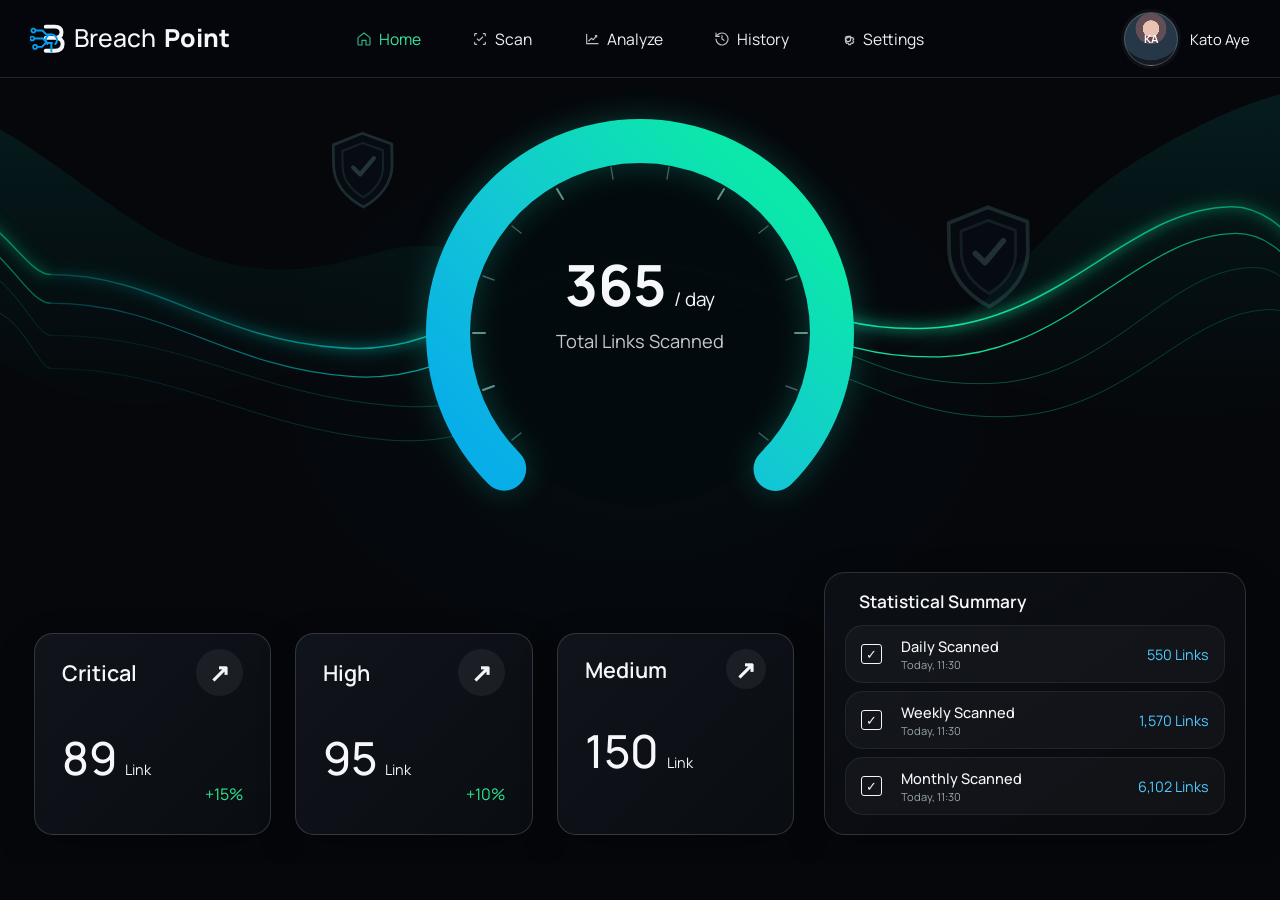
<file: index.html>
<html>
  <head>
    <meta charset="UTF-8" />
    <meta name="viewport" content="width=device-width, initial-scale=1.0" />
    <meta name="theme-color" content="#05070b" />
    <title>BreachPoint | Security Dashboard</title>
    <link rel="preconnect" href="https://fonts.googleapis.com" />
    <link rel="preconnect" href="https://fonts.gstatic.com" crossorigin />
    <link href="https://fonts.googleapis.com/css2?family=Manrope:wght@400;500;600;700;800&display=swap" rel="stylesheet" />
    <link rel="stylesheet" href="CSS/styles.css" />
  </head>
  <body>
    <header class="topbar">
      <a class="brand" href="index.html#home" aria-label="BreachPoint home"><img class="brand-icon" src="breachpoint-mark.svg" alt="" /><span>Breach</span><strong>Point</strong></a>
      <nav class="main-nav" aria-label="Main navigation">
        <a class="active" href="index.html#home"><svg class="nav-icon" viewBox="0 0 24 24" aria-hidden="true"><path d="m3 10 9-7 9 7v10a1 1 0 0 1-1 1h-5v-7H9v7H4a1 1 0 0 1-1-1z" /></svg>Home</a>
        <a href="scan.html"><svg class="nav-icon" viewBox="0 0 24 24" aria-hidden="true"><path d="M4 7V5a1 1 0 0 1 1-1h2m10 0h2a1 1 0 0 1 1 1v2M20 17v2a1 1 0 0 1-1 1h-2m-10 0H5a1 1 0 0 1-1-1v-2" /><path d="m8 12 2.5 2.5L16 9" /></svg>Scan</a>
        <a href="analysis.html"><svg class="nav-icon" viewBox="0 0 24 24" aria-hidden="true"><path d="M4 19V5m0 14h17" /><path d="m7 15 4-4 3 2 5-6" /><path d="M17 7h2v2" /></svg>Analyze</a>
        <a href="history.html"><svg class="nav-icon" viewBox="0 0 24 24" aria-hidden="true"><path d="M3 12a9 9 0 1 0 2.6-6.4L3 8" /><path d="M3 3v5h5m4-1v5l3 2" /></svg>History</a>
        <a href="settings.html"><svg class="nav-icon" viewBox="0 0 24 24" aria-hidden="true"><path d="M12 8a4 4 0 1 0 0 8 4 4 0 0 0 0-8Z" /><path d="m19.4 15 .1.1 1.1.9-1.5 2.6-1.4-.6a8 8 0 0 1-1.5.9l-.2 1.5h-3l-.3-1.5a8 8 0 0 1-1.5-.9l-1.4.6-1.5-2.6 1.1-.9a7 7 0 0 1 0-1.8l-1.1-.9 1.5-2.6 1.4.6a8 8 0 0 1 1.5-.9l.3-1.5h3l.2 1.5a8 8 0 0 1 1.5.9l1.4-.6 1.5 2.6-1.1.9a7 7 0 0 1-.1 1.8Z" /></svg>Settings</a>
      </nav>
      <button class="profile" type="button" data-profile-control aria-label="Open Kato Aye profile">
        <span class="avatar" aria-hidden="true"><span data-profile-initials>KA</span><img data-profile-avatar-image alt="" hidden /></span>
        <span data-profile-name>Kato Aye</span>
      </button>
    </header>

    <main id="home" class="dashboard">
      <img class="wave-art" src="CSS/wave-background.svg" alt="" aria-hidden="true" />
      <section class="scan-visual" aria-label="Daily link scan total">
        <svg class="gauge" viewBox="0 0 434 434" aria-hidden="true">
          <defs>
            <linearGradient id="gauge-gradient" x1="0%" y1="50%" x2="100%" y2="50%">
              <stop offset="0" stop-color="#0be8aa" />
              <stop offset="52%" stop-color="#13c7d4" />
              <stop offset="100%" stop-color="#08aee8" />
            </linearGradient>
          </defs>
          <circle class="gauge-progress" cx="217" cy="217" r="192" />
          <g class="gauge-ticks" aria-hidden="true">
            <path class="gauge-tick-minor" d="M98 317 89 324 M71 164 60 160 M98 117 89 110 M190 63 188 51 M244 63 246 51 M336 117 345 110 M363 164 374 160 M363 270 374 274 M336 317 345 324" />
            <path class="gauge-tick-major" d="M71 270 60 274 M62 217 50 217 M140 83 134 73 M295 83 301 73 M372 217 384 217" />
          </g>
        </svg>
        <div class="gauge-value"><strong>365</strong><span>/ day</span></div>
        <p class="gauge-caption">Total Links Scanned</p>
      </section>

      <div class="dashboard-grid">
        <section class="risk-grid" aria-label="Threat levels">
          <article class="risk-card critical">
            <div class="risk-heading"><h2>Critical</h2><span class="trend-icon" aria-hidden="true">↗</span></div>
            <div class="risk-value"><strong>89</strong><span>Link</span></div>
            <span class="risk-change">+15%</span>
          </article>
          <article class="risk-card high">
            <div class="risk-heading"><h2>High</h2><span class="trend-icon" aria-hidden="true">↗</span></div>
            <div class="risk-value"><strong>95</strong><span>Link</span></div>
            <span class="risk-change">+10%</span>
          </article>
          <article class="risk-card medium">
            <div class="risk-heading"><h2>Medium</h2><span class="trend-icon" aria-hidden="true">↗</span></div>
            <div class="risk-value"><strong>150</strong><span>Link</span></div>
          </article>
        </section>

        <section class="summary-panel" aria-labelledby="summary-title">
          <h2 id="summary-title">Statistical Summary</h2>
          <div class="summary-list">
            <article class="summary-item">
              <span class="calendar-icon" aria-hidden="true">✓</span>
              <div class="summary-copy"><strong>Daily Scanned</strong><small>Today, 11:30</small></div>
              <span class="summary-total">550 Links</span>
            </article>
            <article class="summary-item">
              <span class="calendar-icon" aria-hidden="true">✓</span>
              <div class="summary-copy"><strong>Weekly Scanned</strong><small>Today, 11:30</small></div>
              <span class="summary-total">1,570 Links</span>
            </article>
            <article class="summary-item">
              <span class="calendar-icon" aria-hidden="true">✓</span>
              <div class="summary-copy"><strong>Monthly Scanned</strong><small>Today, 11:30</small></div>
              <span class="summary-total">6,102 Links</span>
            </article>
          </div>
        </section>
      </div>

    </main>

    <script src="JS/app.js" defer></script>
  </body>
</html>
</file>
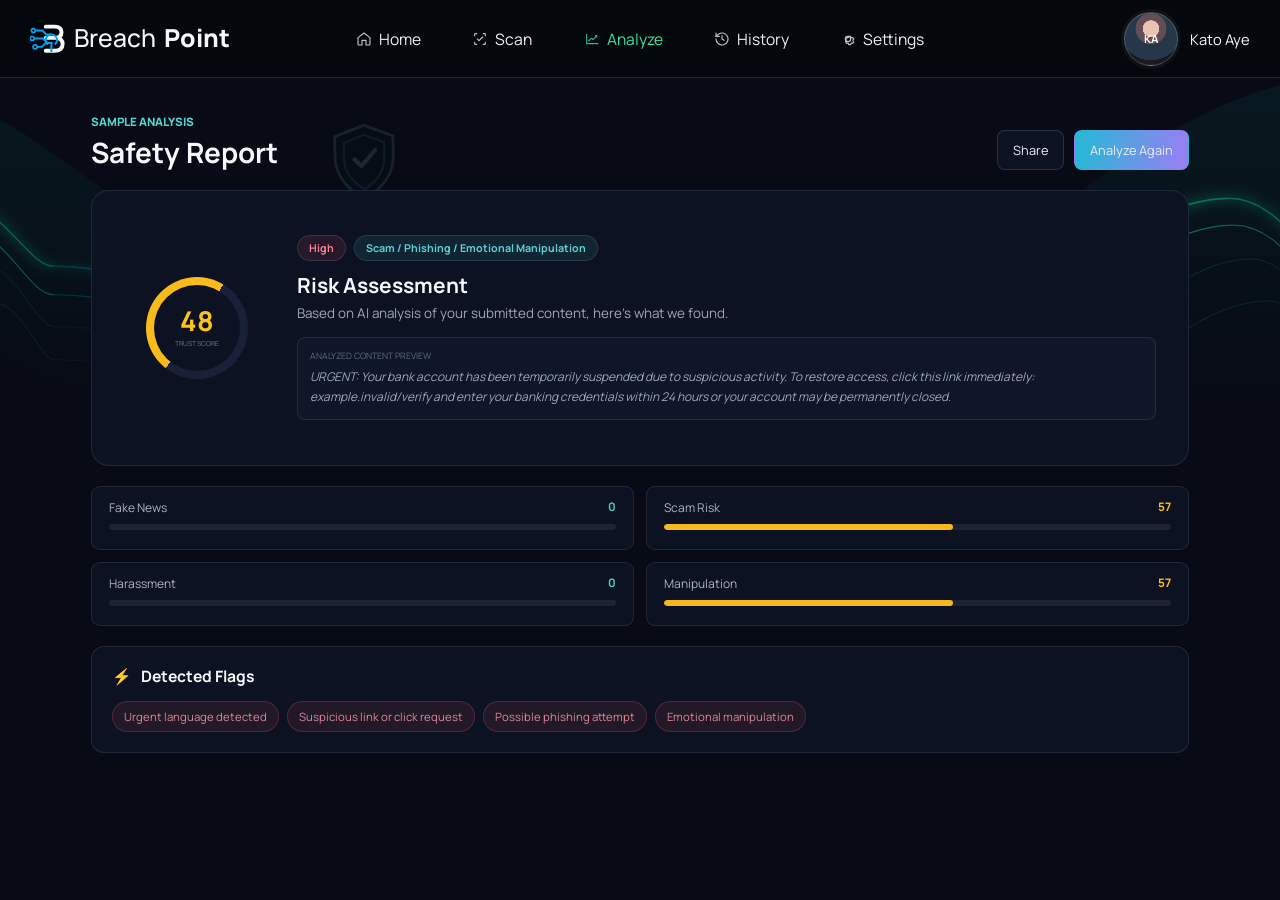
<file: analysis.html>
<html>
  <head>
    <meta charset="UTF-8" />
    <meta name="viewport" content="width=device-width, initial-scale=1.0" />
    <meta name="theme-color" content="#080c18" />
    <title>Safety Report | BreachPoint</title>
    <link rel="preconnect" href="https://fonts.googleapis.com" />
    <link rel="preconnect" href="https://fonts.gstatic.com" crossorigin />
    <link href="https://fonts.googleapis.com/css2?family=Manrope:wght@400;500;600;700;800&display=swap" rel="stylesheet" />
    <link rel="stylesheet" href="CSS/styles.css" />
  </head>
  <body class="report-body">
    <header class="topbar">
      <a class="brand" href="index.html#home" aria-label="BreachPoint home"><img class="brand-icon" src="breachpoint-mark.svg" alt="" /><span>Breach</span><strong>Point</strong></a>
      <nav class="main-nav" aria-label="Main navigation">
        <a href="index.html#home"><svg class="nav-icon" viewBox="0 0 24 24" aria-hidden="true"><path d="m3 10 9-7 9 7v10a1 1 0 0 1-1 1h-5v-7H9v7H4a1 1 0 0 1-1-1z" /></svg>Home</a>
        <a href="scan.html"><svg class="nav-icon" viewBox="0 0 24 24" aria-hidden="true"><path d="M4 7V5a1 1 0 0 1 1-1h2m10 0h2a1 1 0 0 1 1 1v2M20 17v2a1 1 0 0 1-1 1h-2m-10 0H5a1 1 0 0 1-1-1v-2" /><path d="m8 12 2.5 2.5L16 9" /></svg>Scan</a>
        <a class="active" href="analysis.html" aria-current="page"><svg class="nav-icon" viewBox="0 0 24 24" aria-hidden="true"><path d="M4 19V5m0 14h17" /><path d="m7 15 4-4 3 2 5-6" /><path d="M17 7h2v2" /></svg>Analyze</a>
        <a href="history.html"><svg class="nav-icon" viewBox="0 0 24 24" aria-hidden="true"><path d="M3 12a9 9 0 1 0 2.6-6.4L3 8" /><path d="M3 3v5h5m4-1v5l3 2" /></svg>History</a>
        <a href="settings.html"><svg class="nav-icon" viewBox="0 0 24 24" aria-hidden="true"><path d="M12 8a4 4 0 1 0 0 8 4 4 0 0 0 0-8Z" /><path d="m19.4 15 .1.1 1.1.9-1.5 2.6-1.4-.6a8 8 0 0 1-1.5.9l-.2 1.5h-3l-.3-1.5a8 8 0 0 1-1.5-.9l-1.4.6-1.5-2.6 1.1-.9a7 7 0 0 1 0-1.8l-1.1-.9 1.5-2.6 1.4.6a8 8 0 0 1 1.5-.9l.3-1.5h3l.2 1.5a8 8 0 0 1 1.5.9l1.4-.6 1.5 2.6-1.1.9a7 7 0 0 1-.1 1.8Z" /></svg>Settings</a>
      </nav>
        <span class="report-profile"><span class="avatar" aria-hidden="true"><span data-profile-initials>KA</span><img data-profile-avatar-image alt="" hidden /></span><span data-profile-name>Kato Aye</span></span>
    </header>

    <main class="report-page">
      <img class="wave-art report-wave" src="CSS/wave-background.svg" alt="" aria-hidden="true" />
      <div class="report-topline">
        <div>
          <p class="report-eyebrow">Sample analysis</p>
          <h1>Safety Report</h1>
        </div>
        <div class="report-actions">
          <button class="share-button" type="button">Share</button>
          <a class="analyze-button" href="scan.html">Analyze Again</a>
        </div>
      </div>

      <section class="assessment-panel" aria-labelledby="assessment-title">
        <div class="trust-score" role="img" aria-label="Sample trust score 48 out of 100">
          <div class="trust-score-ring"><strong>48</strong><span>TRUST SCORE</span></div>
        </div>
        <div class="assessment-copy">
          <div class="assessment-tags"><span class="severity-tag">High</span><span class="category-tag">Scam / Phishing / Emotional Manipulation</span></div>
          <h2 id="assessment-title">Risk Assessment</h2>
          <p class="assessment-intro">Based on AI analysis of your submitted content, here's what we found.</p>
          <div class="content-preview">
            <span>ANALYZED CONTENT PREVIEW</span>
            <p>URGENT: Your bank account has been temporarily suspended due to suspicious activity. To restore access, click this link immediately: example.invalid/verify and enter your banking credentials within 24 hours or your account may be permanently closed.</p>
          </div>
        </div>
      </section>

      <section class="category-grid" aria-label="Risk category scores">
        <article class="category-card"><div><span>Fake News</span><strong>0</strong></div><span class="category-track"><span style="--score: 0%"></span></span></article>
        <article class="category-card"><div><span>Scam Risk</span><strong>57</strong></div><span class="category-track"><span style="--score: 57%"></span></span></article>
        <article class="category-card"><div><span>Harassment</span><strong>0</strong></div><span class="category-track"><span style="--score: 0%"></span></span></article>
        <article class="category-card"><div><span>Manipulation</span><strong>57</strong></div><span class="category-track"><span style="--score: 57%"></span></span></article>
      </section>

      <section class="detected-panel" aria-labelledby="detected-title">
        <h2 id="detected-title">Detected Flags</h2>
        <ul class="flag-list">
          <li>Urgent language detected</li>
          <li>Suspicious link or click request</li>
          <li>Possible phishing attempt</li>
          <li>Emotional manipulation</li>
        </ul>
      </section>
    </main>

    <script src="JS/app.js" defer></script>
  </body>
</html>
</file>
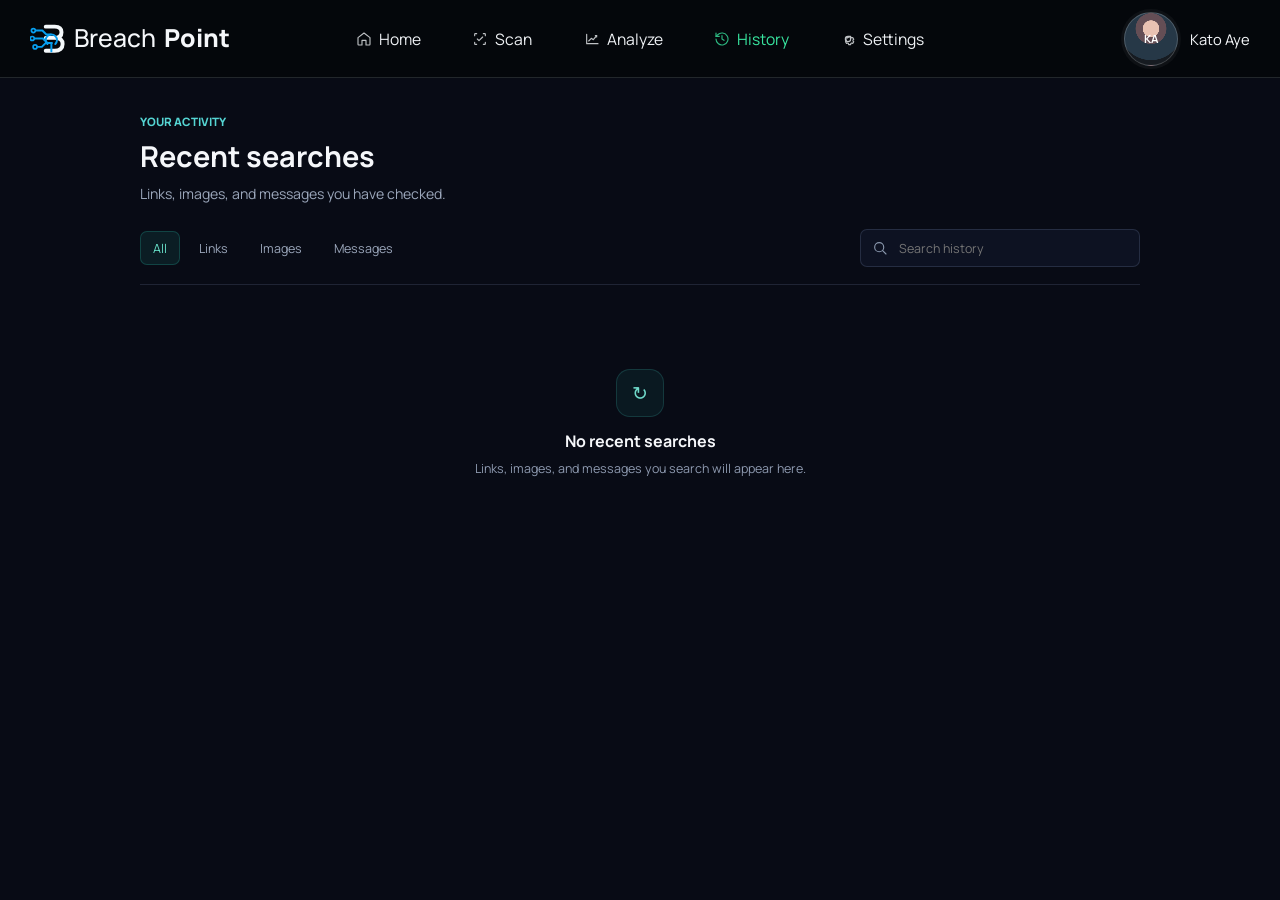
<file: history.html>
<!DOCTYPE html>
<html lang="en">
  <head>
    <meta charset="UTF-8" />
    <meta name="viewport" content="width=device-width, initial-scale=1.0" />
    <meta name="theme-color" content="#05070b" />
    <title>Recent Searches | BreachPoint</title>
    <link rel="preconnect" href="https://fonts.googleapis.com" />
    <link rel="preconnect" href="https://fonts.gstatic.com" crossorigin />
    <link href="https://fonts.googleapis.com/css2?family=Manrope:wght@400;500;600;700;800&display=swap" rel="stylesheet" />
    <link rel="stylesheet" href="CSS/styles.css" />
  </head>
  <body class="history-body">
    <header class="topbar">
      <a class="brand" href="index.html#home" aria-label="BreachPoint home"><img class="brand-icon" src="breachpoint-mark.svg" alt="" /><span>Breach</span><strong>Point</strong></a>
      <nav class="main-nav" aria-label="Main navigation">
        <a href="index.html#home"><svg class="nav-icon" viewBox="0 0 24 24" aria-hidden="true"><path d="m3 10 9-7 9 7v10a1 1 0 0 1-1 1h-5v-7H9v7H4a1 1 0 0 1-1-1z" /></svg>Home</a>
        <a href="scan.html"><svg class="nav-icon" viewBox="0 0 24 24" aria-hidden="true"><path d="M4 7V5a1 1 0 0 1 1-1h2m10 0h2a1 1 0 0 1 1 1v2M20 17v2a1 1 0 0 1-1 1h-2m-10 0H5a1 1 0 0 1-1-1v-2" /><path d="m8 12 2.5 2.5L16 9" /></svg>Scan</a>
        <a href="analysis.html"><svg class="nav-icon" viewBox="0 0 24 24" aria-hidden="true"><path d="M4 19V5m0 14h17" /><path d="m7 15 4-4 3 2 5-6" /><path d="M17 7h2v2" /></svg>Analyze</a>
        <a class="active" href="history.html" aria-current="page"><svg class="nav-icon" viewBox="0 0 24 24" aria-hidden="true"><path d="M3 12a9 9 0 1 0 2.6-6.4L3 8" /><path d="M3 3v5h5m4-1v5l3 2" /></svg>History</a>
        <a href="settings.html"><svg class="nav-icon" viewBox="0 0 24 24" aria-hidden="true"><path d="M12 8a4 4 0 1 0 0 8 4 4 0 0 0 0-8Z" /><path d="m19.4 15 .1.1 1.1.9-1.5 2.6-1.4-.6a8 8 0 0 1-1.5.9l-.2 1.5h-3l-.3-1.5a8 8 0 0 1-1.5-.9l-1.4.6-1.5-2.6 1.1-.9a7 7 0 0 1 0-1.8l-1.1-.9 1.5-2.6 1.4.6a8 8 0 0 1 1.5-.9l.3-1.5h3l.2 1.5a8 8 0 0 1 1.5.9l1.4-.6 1.5 2.6-1.1.9a7 7 0 0 1-.1 1.8Z" /></svg>Settings</a>
      </nav>
      <button class="profile" type="button" data-profile-control aria-label="Open Kato Aye profile">
        <span class="avatar" aria-hidden="true"><span data-profile-initials>KA</span><img data-profile-avatar-image alt="" hidden /></span>
        <span data-profile-name>Kato Aye</span>
      </button>
    </header>

    <main class="history-page">
      <header class="history-heading">
        <div><p class="report-eyebrow">Your activity</p><h1>Recent searches</h1><p>Links, images, and messages you have checked.</p></div>
        <button class="history-clear" type="button" id="clear-history" hidden>Clear history</button>
      </header>
      <div class="history-controls">
        <div class="history-filters" role="group" aria-label="Filter search history">
          <button class="history-filter active" type="button" data-history-filter="all" aria-pressed="true">All</button>
          <button class="history-filter" type="button" data-history-filter="link" aria-pressed="false">Links</button>
          <button class="history-filter" type="button" data-history-filter="image" aria-pressed="false">Images</button>
          <button class="history-filter" type="button" data-history-filter="message" aria-pressed="false">Messages</button>
        </div>
        <label class="history-search"><span class="visually-hidden">Search history</span><svg viewBox="0 0 24 24" aria-hidden="true"><circle cx="10.8" cy="10.8" r="6.8"/><path d="m16 16 5 5"/></svg><input id="history-search" type="search" placeholder="Search history" /></label>
      </div>
      <section class="history-results" id="history-results" aria-live="polite" aria-label="Recent search results"></section>
    </main>
    <script src="JS/app.js" defer></script>
  </body>
</html>
</file>
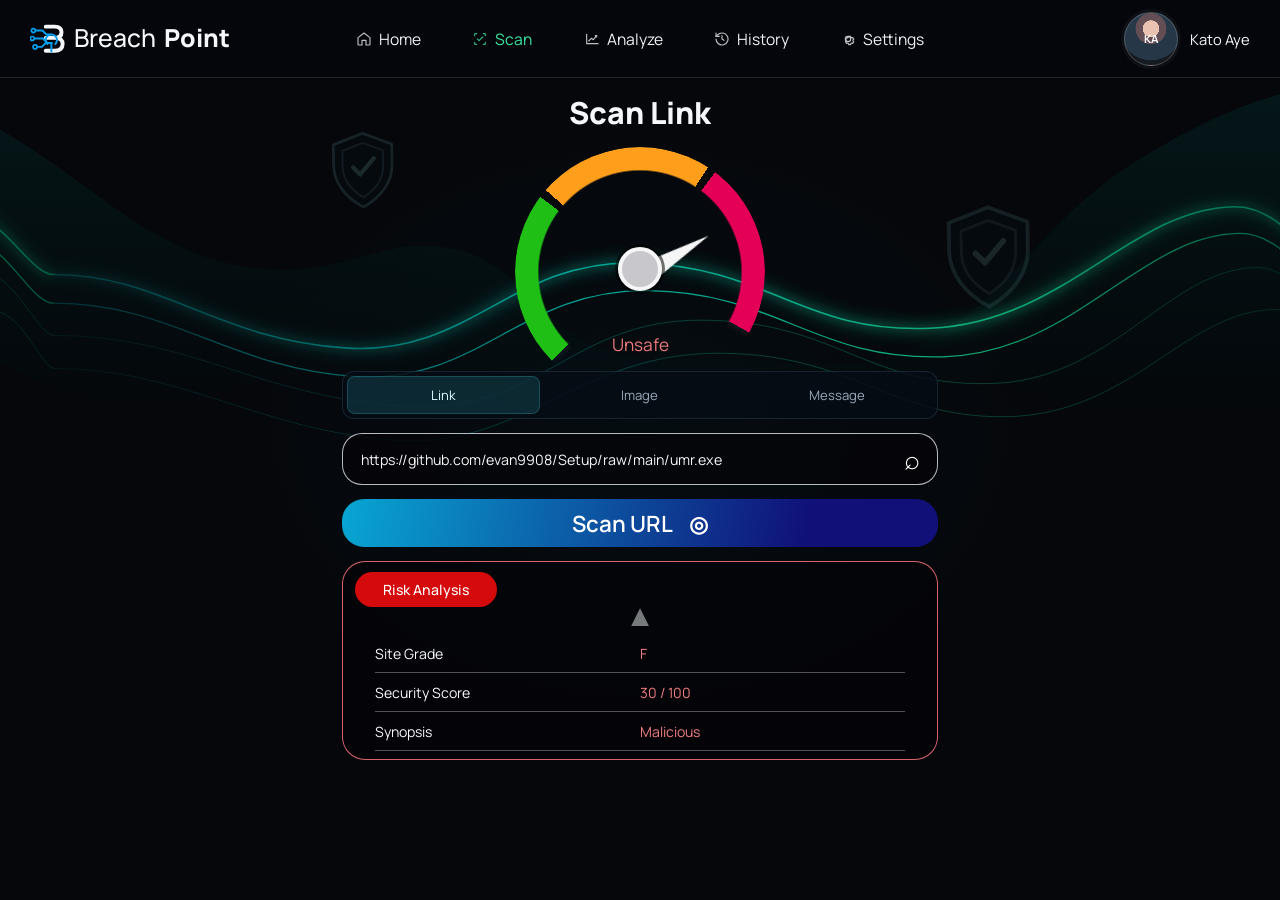
<file: scan.html>
<html>
  <head>
    <meta charset="UTF-8" />
    <meta name="viewport" content="width=device-width, initial-scale=1.0" />
    <meta name="theme-color" content="#05070b" />
    <title>Scan Link | BreachPoint</title>
    <link rel="preconnect" href="https://fonts.googleapis.com" />
    <link rel="preconnect" href="https://fonts.gstatic.com" crossorigin />
    <link href="https://fonts.googleapis.com/css2?family=Manrope:wght@400;500;600;700;800&display=swap" rel="stylesheet" />
    <link rel="stylesheet" href="CSS/styles.css" />
  </head>
  <body>
    <header class="topbar">
      <a class="brand" href="index.html#home" aria-label="BreachPoint home"><img class="brand-icon" src="breachpoint-mark.svg" alt="" /><span>Breach</span><strong>Point</strong></a>
      <nav class="main-nav" aria-label="Main navigation">
        <a href="index.html#home"><svg class="nav-icon" viewBox="0 0 24 24" aria-hidden="true"><path d="m3 10 9-7 9 7v10a1 1 0 0 1-1 1h-5v-7H9v7H4a1 1 0 0 1-1-1z" /></svg>Home</a>
        <a class="active" href="scan.html" aria-current="page"><svg class="nav-icon" viewBox="0 0 24 24" aria-hidden="true"><path d="M4 7V5a1 1 0 0 1 1-1h2m10 0h2a1 1 0 0 1 1 1v2M20 17v2a1 1 0 0 1-1 1h-2m-10 0H5a1 1 0 0 1-1-1v-2" /><path d="m8 12 2.5 2.5L16 9" /></svg>Scan</a>
        <a href="analysis.html"><svg class="nav-icon" viewBox="0 0 24 24" aria-hidden="true"><path d="M4 19V5m0 14h17" /><path d="m7 15 4-4 3 2 5-6" /><path d="M17 7h2v2" /></svg>Analyze</a>
        <a href="history.html"><svg class="nav-icon" viewBox="0 0 24 24" aria-hidden="true"><path d="M3 12a9 9 0 1 0 2.6-6.4L3 8" /><path d="M3 3v5h5m4-1v5l3 2" /></svg>History</a>
        <a href="settings.html"><svg class="nav-icon" viewBox="0 0 24 24" aria-hidden="true"><path d="M12 8a4 4 0 1 0 0 8 4 4 0 0 0 0-8Z" /><path d="m19.4 15 .1.1 1.1.9-1.5 2.6-1.4-.6a8 8 0 0 1-1.5.9l-.2 1.5h-3l-.3-1.5a8 8 0 0 1-1.5-.9l-1.4.6-1.5-2.6 1.1-.9a7 7 0 0 1 0-1.8l-1.1-.9 1.5-2.6 1.4.6a8 8 0 0 1 1.5-.9l.3-1.5h3l.2 1.5a8 8 0 0 1 1.5.9l1.4-.6 1.5 2.6-1.1.9a7 7 0 0 1-.1 1.8Z" /></svg>Settings</a>
      </nav>
      <button class="profile" type="button" data-profile-control aria-label="Open Kato Aye profile">
        <span class="avatar" aria-hidden="true"><span data-profile-initials>KA</span><img data-profile-avatar-image alt="" hidden /></span>
        <span data-profile-name>Kato Aye</span>
      </button>
    </header>

    <main class="scanner-page">
      <img class="wave-art scan-wave" src="CSS/wave-background.svg" alt="" aria-hidden="true" />
      <div class="scanner-content">
        <h1 id="scanner-title">Scan Link</h1>
        <div class="risk-meter" role="img" aria-label="Risk score 30 out of 100, unsafe">
          <div class="meter-arc"></div>
          <div class="meter-needle"></div>
          <div class="meter-hub"></div>
          <span class="meter-status">Unsafe</span>
        </div>
        <div class="scan-form" aria-label="Choose content to scan">
          <div class="scan-mode-controls" role="tablist" aria-label="Content type">
            <button class="scan-mode active" type="button" role="tab" aria-selected="true" data-scan-mode="link">Link</button>
            <button class="scan-mode" type="button" role="tab" aria-selected="false" data-scan-mode="image">Image</button>
            <button class="scan-mode" type="button" role="tab" aria-selected="false" data-scan-mode="message">Message</button>
          </div>
          <div class="scan-mode-panel" data-scan-panel="link" role="tabpanel">
            <label class="visually-hidden" for="url-input">URL to scan</label>
            <div class="url-field">
              <input id="url-input" type="url" value="https://github.com/evan9908/Setup/raw/main/umr.exe" />
              <span class="search-symbol" aria-hidden="true">⌕</span>
            </div>
          </div>
          <div class="scan-mode-panel" data-scan-panel="image" role="tabpanel" hidden>
            <input class="visually-hidden" id="image-input" type="file" accept="image/*" />
            <label class="scan-file-picker" for="image-input"><span class="scan-file-icon" aria-hidden="true">＋</span><span><strong>Choose an image</strong><small id="image-file-name">PNG, JPG, or other image formats</small></span></label>
          </div>
          <div class="scan-mode-panel" data-scan-panel="message" role="tabpanel" hidden>
            <label class="visually-hidden" for="message-input">Message to scan</label>
            <textarea id="message-input" placeholder="Paste a message or email to check"></textarea>
          </div>
          <button class="scan-submit" type="button" data-scan-submit><span data-scan-action-label>Scan URL</span><span aria-hidden="true">◎</span></button>
        </div>
        <section class="analysis-card" aria-labelledby="analysis-title">
          <div class="analysis-heading"><h2 id="analysis-title">Risk Analysis</h2></div>
          <div class="analysis-alert" aria-hidden="true">▲</div>
          <dl class="analysis-list">
            <div><dt>Site Grade</dt><dd>F</dd></div>
            <div><dt>Security Score</dt><dd>30 / 100</dd></div>
            <div><dt>Synopsis</dt><dd>Malicious</dd></div>
          </dl>
        </section>
      </div>
    </main>

    <script src="JS/app.js" defer></script>
  </body>
</html>
</file>
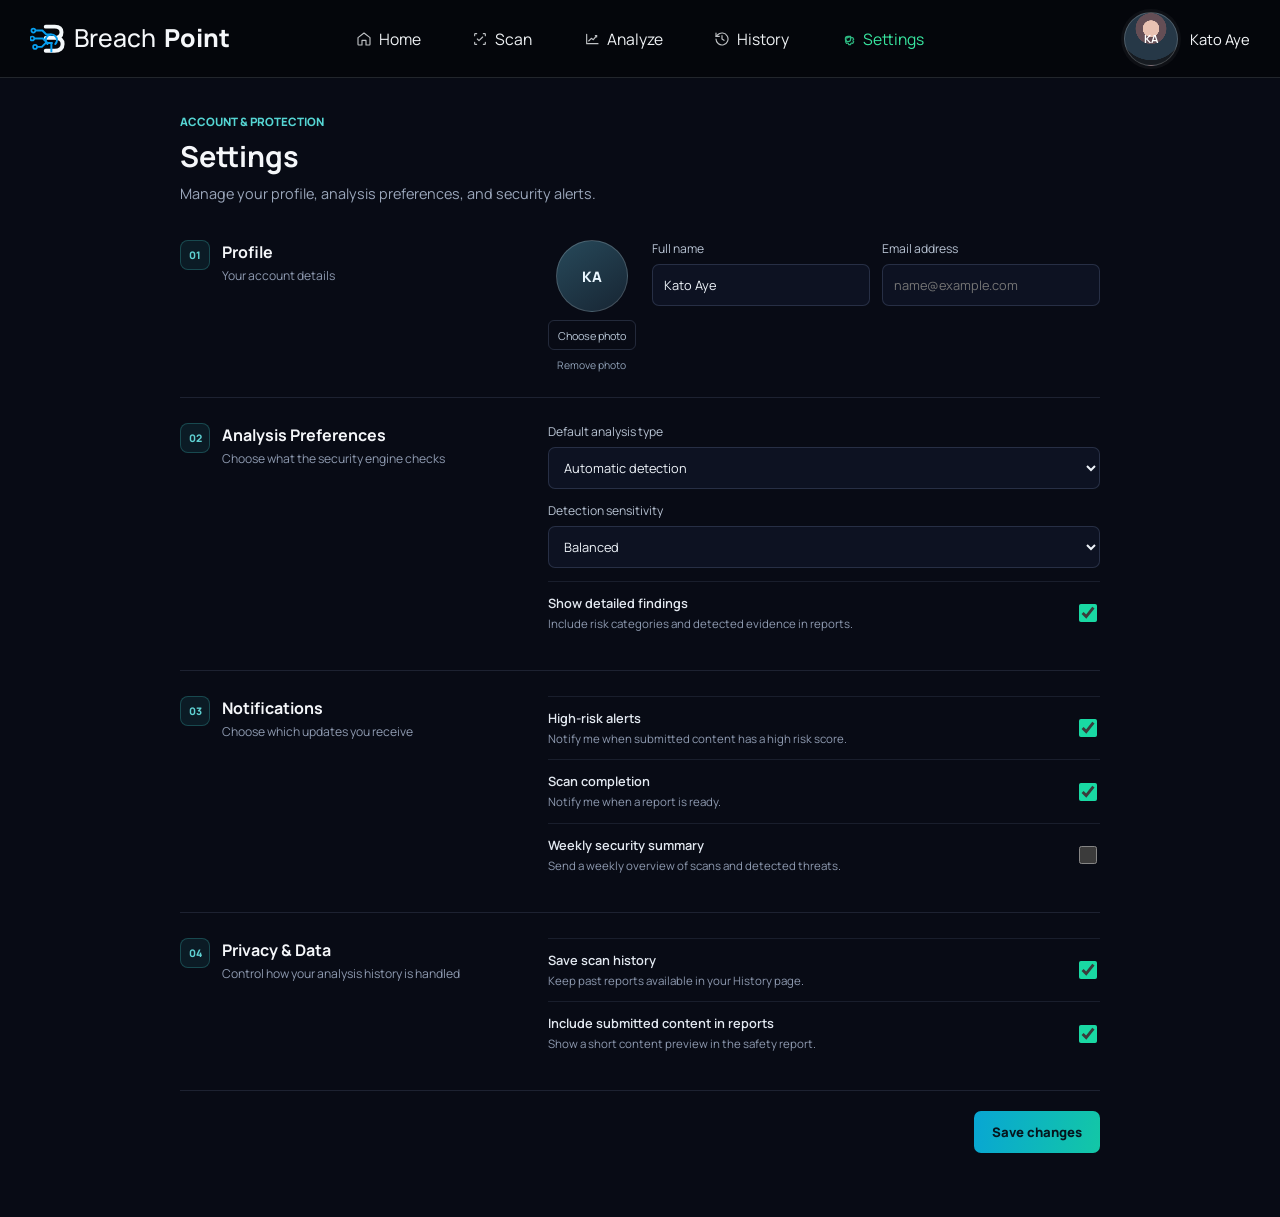
<file: settings.html>
<!DOCTYPE html>
<html lang="en">
  <head>
    <meta charset="UTF-8" />
    <meta name="viewport" content="width=device-width, initial-scale=1.0" />
    <meta name="theme-color" content="#05070b" />
    <title>Settings | BreachPoint</title>
    <link rel="preconnect" href="https://fonts.googleapis.com" />
    <link rel="preconnect" href="https://fonts.gstatic.com" crossorigin />
    <link href="https://fonts.googleapis.com/css2?family=Manrope:wght@400;500;600;700;800&display=swap" rel="stylesheet" />
    <link rel="stylesheet" href="CSS/styles.css" />
  </head>
  <body class="settings-body">
    <header class="topbar">
      <a class="brand" href="index.html#home" aria-label="BreachPoint home"><img class="brand-icon" src="breachpoint-mark.svg" alt="" /><span>Breach</span><strong>Point</strong></a>
      <nav class="main-nav" aria-label="Main navigation">
        <a href="index.html#home"><svg class="nav-icon" viewBox="0 0 24 24" aria-hidden="true"><path d="m3 10 9-7 9 7v10a1 1 0 0 1-1 1h-5v-7H9v7H4a1 1 0 0 1-1-1z" /></svg>Home</a>
        <a href="scan.html"><svg class="nav-icon" viewBox="0 0 24 24" aria-hidden="true"><path d="M4 7V5a1 1 0 0 1 1-1h2m10 0h2a1 1 0 0 1 1 1v2M20 17v2a1 1 0 0 1-1 1h-2m-10 0H5a1 1 0 0 1-1-1v-2" /><path d="m8 12 2.5 2.5L16 9" /></svg>Scan</a>
        <a href="analysis.html"><svg class="nav-icon" viewBox="0 0 24 24" aria-hidden="true"><path d="M4 19V5m0 14h17" /><path d="m7 15 4-4 3 2 5-6" /><path d="M17 7h2v2" /></svg>Analyze</a>
        <a href="history.html"><svg class="nav-icon" viewBox="0 0 24 24" aria-hidden="true"><path d="M3 12a9 9 0 1 0 2.6-6.4L3 8" /><path d="M3 3v5h5m4-1v5l3 2" /></svg>History</a>
        <a class="active" href="settings.html" aria-current="page"><svg class="nav-icon" viewBox="0 0 24 24" aria-hidden="true"><path d="M12 8a4 4 0 1 0 0 8 4 4 0 0 0 0-8Z" /><path d="m19.4 15 .1.1 1.1.9-1.5 2.6-1.4-.6a8 8 0 0 1-1.5.9l-.2 1.5h-3l-.3-1.5a8 8 0 0 1-1.5-.9l-1.4.6-1.5-2.6 1.1-.9a7 7 0 0 1 0-1.8l-1.1-.9 1.5-2.6 1.4.6a8 8 0 0 1 1.5-.9l.3-1.5h3l.2 1.5a8 8 0 0 1 1.5.9l1.4-.6 1.5 2.6-1.1.9a7 7 0 0 1-.1 1.8Z" /></svg>Settings</a>
      </nav>
      <span class="report-profile"><span class="avatar" data-profile-avatar aria-hidden="true"><span data-profile-initials>KA</span><img data-profile-avatar-image alt="" hidden /></span><span data-profile-name>Kato Aye</span></span>
    </header>

    <main class="settings-page">
      <div class="settings-heading">
        <p class="report-eyebrow">Account & protection</p>
        <h1>Settings</h1>
        <p>Manage your profile, analysis preferences, and security alerts.</p>
      </div>

      <form class="settings-form" id="settings-form">
      <section class="settings-section" aria-labelledby="profile-settings-title">
        <div class="settings-section-heading">
          <span class="settings-section-icon" aria-hidden="true">01</span>
          <div><h2 id="profile-settings-title">Profile</h2><p>Your account details</p></div>
        </div>
        <div class="profile-settings-body">
          <div class="settings-avatar-column">
            <div class="settings-avatar" data-profile-avatar aria-hidden="true"><span data-profile-initials>KA</span><img data-profile-avatar-image alt="" hidden /></div>
            <label class="photo-upload">Choose photo<input id="profile-photo" type="file" accept="image/*" /></label>
            <button class="remove-photo" id="remove-photo" type="button">Remove photo</button>
          </div>
          <div class="settings-fields">
            <label class="settings-field"><span>Full name</span><input id="profile-name" name="profileName" type="text" value="Kato Aye" maxlength="60" required /></label>
            <label class="settings-field"><span>Email address</span><input id="profile-email" name="profileEmail" type="email" placeholder="name@example.com" /></label>
          </div>
        </div>
      </section>

      <section class="settings-section" aria-labelledby="analysis-settings-title">
        <div class="settings-section-heading">
          <span class="settings-section-icon" aria-hidden="true">02</span>
          <div><h2 id="analysis-settings-title">Analysis Preferences</h2><p>Choose what the security engine checks</p></div>
        </div>
        <div class="settings-options">
          <label class="settings-field"><span>Default analysis type</span><select id="analysis-type" name="analysisType"><option>Automatic detection</option><option>Link or QR code</option><option>Message or email</option></select></label>
          <label class="settings-field"><span>Detection sensitivity</span><select id="detection-sensitivity" name="sensitivity"><option>Balanced</option><option>Strict</option><option>Relaxed</option></select></label>
          <label class="settings-toggle"><span><strong>Show detailed findings</strong><small>Include risk categories and detected evidence in reports.</small></span><input id="show-details" name="showDetails" type="checkbox" checked /></label>
        </div>
      </section>

      <section class="settings-section" aria-labelledby="notification-settings-title">
        <div class="settings-section-heading">
          <span class="settings-section-icon" aria-hidden="true">03</span>
          <div><h2 id="notification-settings-title">Notifications</h2><p>Choose which updates you receive</p></div>
        </div>
        <div class="settings-options">
          <label class="settings-toggle"><span><strong>High-risk alerts</strong><small>Notify me when submitted content has a high risk score.</small></span><input id="high-risk-alerts" name="highRiskAlerts" type="checkbox" checked /></label>
          <label class="settings-toggle"><span><strong>Scan completion</strong><small>Notify me when a report is ready.</small></span><input id="scan-completion" name="scanCompletion" type="checkbox" checked /></label>
          <label class="settings-toggle"><span><strong>Weekly security summary</strong><small>Send a weekly overview of scans and detected threats.</small></span><input id="weekly-summary" name="weeklySummary" type="checkbox" /></label>
        </div>
      </section>

      <section class="settings-section" aria-labelledby="privacy-settings-title">
        <div class="settings-section-heading">
          <span class="settings-section-icon" aria-hidden="true">04</span>
          <div><h2 id="privacy-settings-title">Privacy & Data</h2><p>Control how your analysis history is handled</p></div>
        </div>
        <div class="settings-options">
          <label class="settings-toggle"><span><strong>Save scan history</strong><small>Keep past reports available in your History page.</small></span><input id="save-history" name="saveHistory" type="checkbox" checked /></label>
          <label class="settings-toggle"><span><strong>Include submitted content in reports</strong><small>Show a short content preview in the safety report.</small></span><input id="include-content" name="includeContent" type="checkbox" checked /></label>
        </div>
      </section>
        <div class="settings-save-row"><p id="settings-status" aria-live="polite"></p><button class="save-settings" type="submit">Save changes</button></div>
      </form>
    </main>
    <script src="JS/app.js" defer></script>
  </body>
</html>
</file>
<file: CSS/styles.css>
:root {
  color-scheme: dark;
  --ink: #05070b;
  --panel: #0e1117;
  --panel-raised: #12161c;
  --line: rgba(210, 226, 239, 0.16);
  --text: #f5f7fa;
  --muted: #9aa4ae;
  --green: #17d887;
  --blue: #08b7f2;
  --electric: #51c9ff;
}

* { box-sizing: border-box; }
html { min-width: 320px; scroll-behavior: smooth; }
body {
  min-width: 320px;
  min-height: 100vh;
  margin: 0;
  color: var(--text);
  background: var(--ink);
  font-family: "Manrope", sans-serif;
}
button, input { font: inherit; }
a { color: inherit; }

.topbar {
  position: sticky;
  top: 0;
  z-index: 5;
  height: 78px;
  display: grid;
  grid-template-columns: 1fr 1fr 1fr;
  align-items: center;
  padding: 0 30px;
  border-bottom: 1px solid rgba(220, 231, 241, 0.14);
  background: rgba(5, 7, 11, 0.94);
}
.brand {
  width: fit-content;
  display: inline-flex;
  align-items: center;
  gap: 8px;
  text-decoration: none;
  font-size: 1.55rem;
  font-weight: 500;
  line-height: 1;
}
.brand-icon { width: 36px; height: 36px; flex: 0 0 36px; object-fit: contain; }
.brand strong { font-weight: 800; }
.main-nav { display: flex; justify-content: center; gap: clamp(28px, 4vw, 62px); }
.main-nav a {
  position: relative;
  display: inline-flex;
  align-items: center;
  gap: 7px;
  padding: 10px 0;
  color: #eef1f4;
  text-decoration: none;
  font-size: 0.98rem;
  transition: color 160ms ease;
}
.nav-icon { width: 16px; height: 16px; flex: 0 0 16px; fill: none; stroke: currentColor; stroke-width: 1.7; stroke-linecap: round; stroke-linejoin: round; opacity: .8; }
.main-nav a:hover, .main-nav a.active { color: #38e6a0; }
.profile {
  justify-self: end;
  display: inline-flex;
  align-items: center;
  align-self: center;
  min-height: 56px;
  gap: 12px;
  padding: 0;
  border: 0;
  background: none;
  color: var(--text);
  font-size: 0.92rem;
  cursor: pointer;
}
.avatar {
  position: relative;
  flex: 0 0 54px;
  width: 54px;
  height: 54px;
  overflow: hidden;
  display: grid;
  place-items: center;
  border: 1px solid rgba(255,255,255,.2);
  border-radius: 50%;
  background: radial-gradient(circle at 50% 30%, #e9c2b2 0 18%, #644e55 19% 34%, #263847 35% 70%, #161b21 71%);
  color: #fff;
  font-size: 0.7rem;
  font-weight: 700;
  box-shadow: 0 0 0 3px rgba(255,255,255,.04);
}
.avatar img, .settings-avatar img { position: absolute; inset: 0; width: 100%; height: 100%; object-fit: cover; border-radius: inherit; }

.dashboard {
  position: relative;
  min-height: 0;
  padding-bottom: 28px;
  overflow: hidden;
  isolation: isolate;
  background: radial-gradient(ellipse at 50% 40%, rgba(4, 23, 27, .4), transparent 42%), #05070b;
  scroll-margin-top: 78px;
}
.wave-art {
  position: absolute;
  z-index: -1;
  top: 0;
  left: 0;
  width: 100%;
  height: 420px;
  object-fit: cover;
  object-position: center 42%;
  pointer-events: none;
}
.wave-shape { fill: url("#wave-fill"); opacity: .65; }
.wave-line {
  fill: none;
  stroke: url("#wave-color");
  stroke-width: 1.4;
  vector-effect: non-scaling-stroke;
}
.wave-glow {
  fill: none;
  stroke: url("#wave-color");
  stroke-width: 18;
  opacity: .2;
  filter: url("#wave-glow");
}
.main-wave { stroke-width: 1.7; }
.faint-wave { opacity: .38; stroke-width: 1; }
.wave-art .main-wave {
  filter: drop-shadow(0 0 5px rgba(22, 244, 196, .8));
}

.scan-visual {
  position: relative;
  z-index: 1;
  width: min(560px, 48vw);
  height: 470px;
  margin: 24px auto 0;
  text-align: center;
}
.scan-visual::before {
  content: "";
  position: absolute;
  z-index: 1;
  top: 58px;
  left: 50%;
  width: 346px;
  aspect-ratio: 1;
  transform: translateX(-50%);
  border-radius: 50%;
  background: radial-gradient(circle, rgba(3, 10, 13, .99) 0 72%, rgba(3, 10, 13, .9) 82%, rgba(3, 10, 13, 0) 100%);
}
.gauge {
  position: absolute;
  z-index: 2;
  top: 14px;
  left: 50%;
  width: 434px;
  height: 434px;
  max-width: 100%;
  transform: translateX(-50%);
  filter: drop-shadow(0 0 16px rgba(29, 236, 195, .22));
}
.gauge-progress {
  fill: none;
  stroke: url("#gauge-gradient");
  stroke-width: 44;
  stroke-linecap: round;
  stroke-dasharray: 904.78 301.59;
  transform: rotate(135deg);
  transform-origin: 50% 50%;
}
.gauge-ticks { fill: none; stroke: #b6fff4; stroke-linecap: round; }
.gauge-tick-minor { stroke-width: 1.4; opacity: .32; }
.gauge-tick-major { stroke-width: 2; opacity: .52; }
.gauge-value {
  position: absolute;
  z-index: 3;
  top: 154px;
  left: 50%;
  display: flex;
  align-items: baseline;
  gap: 8px;
  transform: translateX(-50%);
  white-space: nowrap;
}
.gauge-value strong { font-size: 3.55rem; font-weight: 700; line-height: 1; }
.gauge-value span { font-size: 1.18rem; }
.gauge-caption {
  position: absolute;
  z-index: 3;
  top: 227px;
  left: 0;
  width: 100%;
  margin: 0;
  color: #c4c9ce;
  font-size: 1.14rem;
}

.dashboard-grid {
  position: relative;
  width: min(1500px, calc(100% - 68px));
  margin: 0 auto;
  display: grid;
  grid-template-columns: minmax(0, 1.8fr) minmax(360px, 1fr);
  align-items: end;
  gap: 30px;
}
.risk-grid { display: grid; grid-template-columns: repeat(3, minmax(0, 1fr)); gap: 24px; }
.risk-card {
  position: relative;
  min-height: 202px;
  padding: 15px 27px 24px;
  border: 1px solid rgba(213, 226, 239, .18);
  border-radius: 19px;
  background: linear-gradient(135deg, rgba(17, 21, 28, .96), rgba(10, 13, 18, .96));
  box-shadow: 0 14px 36px rgba(0,0,0,.25);
}
.risk-heading { display: flex; align-items: center; justify-content: space-between; }
.risk-heading h2 { margin: 0; font-size: 1.35rem; font-weight: 600; }
.trend-icon {
  width: 47px;
  height: 47px;
  display: grid;
  place-items: center;
  border-radius: 50%;
  background: rgba(255,255,255,.06);
  font-size: 1.55rem;
  font-weight: 700;
}
.risk-value { display: flex; align-items: baseline; gap: 8px; margin-top: 39px; }
.risk-value strong { font-size: 2.85rem; font-weight: 500; line-height: 1; }
.risk-value span { font-size: .9rem; }
.risk-change { position: absolute; right: 27px; bottom: 29px; color: #2be890; font-size: 1rem; }
.critical .trend-icon { color: #f2f5f8; }
.high .trend-icon { color: #f2f5f8; }
.medium .trend-icon { width: 40px; height: 40px; }

.summary-panel {
  min-width: 0;
  padding: 17px 20px 19px;
  border: 1px solid rgba(213, 226, 239, .17);
  border-radius: 21px;
  background: linear-gradient(145deg, rgba(13, 16, 22, .96), rgba(8, 10, 14, .97));
  box-shadow: 0 14px 38px rgba(0,0,0,.25);
  scroll-margin-top: 96px;
}
.summary-panel > h2 { margin: 0 0 12px 14px; font-size: 1.08rem; font-weight: 600; }
.summary-list { display: grid; gap: 8px; }
.summary-item {
  min-height: 58px;
  display: grid;
  grid-template-columns: 30px minmax(0, 1fr) auto;
  align-items: center;
  gap: 10px;
  padding: 8px 15px;
  border: 1px solid rgba(210, 224, 237, .08);
  border-radius: 18px;
  background: rgba(255,255,255,.035);
}
.calendar-icon {
  width: 21px;
  height: 20px;
  display: grid;
  place-items: center;
  border: 1.5px solid #f3f6f9;
  border-radius: 3px;
  color: #f3f6f9;
  font-size: .8rem;
  line-height: 1;
}
.summary-copy { min-width: 0; display: grid; gap: 1px; }
.summary-copy strong { overflow: hidden; text-overflow: ellipsis; white-space: nowrap; font-size: .91rem; font-weight: 500; }
.summary-copy small { color: var(--muted); font-size: .69rem; }
.summary-total { color: var(--electric); white-space: nowrap; font-size: .9rem; }

.scanner-page {
  position: relative;
  min-height: calc(100vh - 78px);
  overflow: hidden;
  padding: 14px 18px 48px;
  background: radial-gradient(ellipse at 50% 42%, rgba(4, 23, 27, .32), transparent 45%), #05070b;
  scroll-margin-top: 78px;
  isolation: isolate;
}
.scan-wave { opacity: .76; object-position: center 44%; }
.scanner-content { position: relative; z-index: 1; width: min(596px, 100%); margin: 0 auto; }
.scanner-content > h1 { margin: 0 0 6px; text-align: center; font-size: 1.9rem; font-weight: 800; }
.risk-meter { position: relative; width: 250px; height: 222px; margin: 0 auto 10px; pointer-events: none; }
.meter-arc {
  position: absolute;
  top: 8px;
  left: 50%;
  width: 250px;
  height: 250px;
  border-radius: 50%;
  transform: translateX(-50%);
  background: conic-gradient(from 225deg, #20bf16 0deg 82deg, #08090b 82deg 86deg, #ff9e1b 86deg 168deg, #08090b 168deg 172deg, #e50057 172deg 254deg, transparent 254deg 360deg);
  -webkit-mask: radial-gradient(circle, transparent 57%, #000 58% 100%);
  mask: radial-gradient(circle, transparent 57%, #000 58% 100%);
  filter: drop-shadow(0 0 4px rgba(255,255,255,.12));
}
.meter-needle {
  position: absolute;
  z-index: 1;
  top: 126px;
  left: 50%;
  width: 0;
  height: 0;
  border-top: 12px solid transparent;
  border-bottom: 12px solid transparent;
  border-left: 80px solid #f6f6f7;
  transform: rotate(-31deg);
  transform-origin: left center;
  filter: drop-shadow(0 1px 2px rgba(0,0,0,.4));
}
.meter-hub {
  position: absolute;
  z-index: 2;
  top: 108px;
  left: calc(50% - 22px);
  width: 44px;
  height: 44px;
  border: 4px solid #f6f6f7;
  border-radius: 50%;
  background: #c8c8cc;
  box-shadow: 0 0 0 3px rgba(0,0,0,.55);
}
.meter-status { position: absolute; top: 194px; left: 0; width: 100%; color: #ed7779; text-align: center; font-size: 1.08rem; }
.scan-form { display: grid; gap: 14px; }
.scan-mode-controls { display: grid; grid-template-columns: repeat(3, minmax(0, 1fr)); gap: 4px; padding: 4px; border: 1px solid rgba(145,212,255,.12); border-radius: 12px; background: rgba(7,13,21,.82); }
.scan-mode { min-height: 38px; border: 0; border-radius: 8px; background: transparent; color: #99a9bb; font-size: .82rem; cursor: pointer; }
.scan-mode.active { background: rgba(50,191,211,.16); color: #dffaff; box-shadow: inset 0 0 0 1px rgba(87,218,235,.2); }
.scan-mode-panel { min-width: 0; }
.visually-hidden { position: absolute; width: 1px; height: 1px; padding: 0; margin: -1px; overflow: hidden; clip: rect(0,0,0,0); white-space: nowrap; border: 0; }
.url-field { position: relative; }
.url-field input {
  width: 100%;
  height: 52px;
  padding: 0 50px 0 18px;
  border: 1px solid rgba(235,239,246,.78);
  border-radius: 20px;
  outline: none;
  background: rgba(5,6,9,.8);
  color: #f5f6f8;
  font-size: .89rem;
}
.url-field input:focus { border-color: #49ccff; box-shadow: 0 0 0 2px rgba(38,177,255,.15); }
.search-symbol { position: absolute; top: 50%; right: 18px; transform: translateY(-50%); color: #fff; font-size: 1.7rem; line-height: 1; }
.scan-file-picker { min-height: 64px; display: flex; align-items: center; gap: 12px; padding: 10px 15px; border: 1px dashed rgba(145,212,255,.35); border-radius: 14px; background: rgba(5,10,17,.75); color: #e7f2f8; cursor: pointer; }
.scan-file-icon { width: 34px; height: 34px; display: grid; place-items: center; border-radius: 9px; background: rgba(37,181,204,.14); color: #7ee1ec; font-size: 1.35rem; }
.scan-file-picker strong, .scan-file-picker small { display: block; }
.scan-file-picker strong { font-size: .8rem; font-weight: 600; }
.scan-file-picker small { margin-top: 3px; color: #91a3b4; font-size: .68rem; }
.scan-mode-panel textarea { width: 100%; min-height: 96px; resize: vertical; padding: 13px 15px; border: 1px solid rgba(145,212,255,.2); border-radius: 14px; outline: none; background: rgba(5,10,17,.82); color: #f5f6f8; font: inherit; font-size: .82rem; line-height: 1.5; }
.scan-mode-panel textarea:focus { border-color: #49ccff; box-shadow: 0 0 0 2px rgba(38,177,255,.15); }
.scan-submit {
  height: 48px;
  display: flex;
  align-items: center;
  justify-content: center;
  gap: 16px;
  border: 0;
  border-radius: 22px;
  background: linear-gradient(100deg, #08a6d3, #101078 78%);
  color: #fff;
  cursor: pointer;
  font-weight: 600;
}
.scan-submit span { font-size: 1.4rem; }
.scan-feedback { min-height: 0; margin: -8px 0 0; color: #f08a8b; font-size: .76rem; text-align: center; }
.analysis-card {
  margin-top: 14px;
  padding: 10px 12px 8px;
  border: 1px solid rgba(239,110,117,.9);
  border-radius: 23px;
  background: rgba(4,5,8,.75);
}
.analysis-heading h2 {
  width: fit-content;
  margin: 0;
  padding: 8px 28px;
  border-radius: 999px;
  background: #d40a0d;
  color: #fff;
  font-size: .88rem;
  font-weight: 500;
}
.analysis-alert { margin: -7px 0 4px; color: #777a7b; font-size: 1.9rem; line-height: 1; text-align: center; }
.analysis-list { margin: 0 20px; }
.analysis-list div { display: grid; grid-template-columns: 1fr 1fr; align-items: center; min-height: 39px; border-bottom: 1px solid rgba(217,225,232,.35); }
.analysis-list dt, .analysis-list dd { margin: 0; font-size: .88rem; }
.analysis-list dd { color: #ef7e7f; }
.report-body { background: #080b15; }
.report-page { position: relative; isolation: isolate; width: min(1098px, calc(100% - 40px)); margin: 0 auto; padding: 36px 0 56px; }
.report-wave { top: 0; left: 50%; width: 100vw; height: 400px; opacity: .66; object-position: center 42%; transform: translateX(-50%); }
.report-profile { justify-self: end; align-self: center; min-height: 56px; display: inline-flex; align-items: center; gap: 12px; color: var(--text); font-size: .92rem; }
.report-topline { display: flex; align-items: end; justify-content: space-between; gap: 24px; margin-bottom: 20px; }
.report-eyebrow { margin: 0 0 7px; color: #55d5d3; font-size: .72rem; font-weight: 800; text-transform: uppercase; }
.report-topline h1 { margin: 0; font-size: 1.75rem; line-height: 1.2; }
.report-actions { display: flex; gap: 10px; }
.share-button, .analyze-button { min-height: 40px; display: inline-flex; align-items: center; justify-content: center; padding: 0 15px; border: 1px solid rgba(156,181,219,.18); border-radius: 8px; background: #0d1222; color: #e9eef8; font-size: .8rem; text-decoration: none; }
.share-button { cursor: default; }
.analyze-button { border-color: transparent; background: linear-gradient(100deg, #22bbd4, #9b7df4); }
.assessment-panel { display: grid; grid-template-columns: 145px minmax(0, 1fr); align-items: center; gap: 28px; min-height: 276px; padding: 26px 32px; border: 1px solid rgba(147,167,208,.14); border-radius: 18px; background: #0d1222; }
.trust-score { display: grid; place-items: center; }
.trust-score-ring { width: 102px; aspect-ratio: 1; display: flex; flex-direction: column; align-items: center; justify-content: center; border-radius: 50%; background: conic-gradient(from 218deg, #f8bb19 0deg 173deg, #182137 173deg 360deg); position: relative; }
.trust-score-ring::before { content: ""; position: absolute; inset: 8px; border-radius: 50%; background: #0d1222; }
.trust-score-ring strong, .trust-score-ring span { position: relative; z-index: 1; }
.trust-score-ring strong { color: #ffc21b; font-size: 1.7rem; line-height: 1; }
.trust-score-ring span { margin-top: 4px; color: #69758c; font-size: .43rem; }
.assessment-copy { min-width: 0; }
.assessment-tags { display: flex; flex-wrap: wrap; align-items: center; gap: 8px; margin-bottom: 10px; }
.assessment-tags span { padding: 5px 11px; border: 1px solid rgba(148,174,217,.16); border-radius: 999px; font-size: .67rem; font-weight: 700; }
.severity-tag { background: rgba(229,79,105,.12); color: #fa8091; }
.category-tag { background: rgba(57,196,198,.1); color: #5fd1d2; }
.assessment-copy h2 { margin: 0 0 5px; font-size: 1.3rem; }
.assessment-intro { margin: 0 0 15px; color: #9ba7bb; font-size: .84rem; }
.content-preview { padding: 12px; border: 1px solid rgba(146,166,204,.15); border-radius: 8px; background: rgba(17,24,42,.72); }
.content-preview > span { color: #5f6a80; font-size: .55rem; }
.content-preview p { margin: 5px 0 0; color: #9ca7b9; font-size: .75rem; font-style: italic; line-height: 1.65; }
.category-grid { display: grid; grid-template-columns: repeat(2, minmax(0, 1fr)); gap: 12px; margin-top: 20px; }
.category-card { min-height: 64px; padding: 12px 17px; border: 1px solid rgba(147,167,208,.14); border-radius: 9px; background: #0d1222; }
.category-card > div { display: flex; justify-content: space-between; align-items: center; margin-bottom: 8px; color: #aab4c7; font-size: .75rem; }
.category-card strong { color: #48d1ab; font-size: .73rem; }
.category-card:nth-child(2) strong, .category-card:nth-child(4) strong { color: #ffc21b; }
.category-track { height: 6px; display: block; overflow: hidden; border-radius: 999px; background: #1b2335; }
.category-track span { width: var(--score); height: 100%; display: block; border-radius: inherit; background: #f5b91b; }
.detected-panel { margin-top: 20px; padding: 18px 20px 20px; border: 1px solid rgba(147,167,208,.14); border-radius: 13px; background: #0d1222; }
.detected-panel h2 { margin: 0 0 14px; font-size: .98rem; }
.detected-panel h2::before { content: "⚡"; margin-right: 9px; color: #ffc21b; }
.flag-list { display: flex; flex-wrap: wrap; gap: 8px; padding: 0; margin: 0; list-style: none; }
.flag-list li { padding: 7px 11px; border: 1px solid rgba(231,103,121,.22); border-radius: 999px; background: rgba(226,83,104,.1); color: #db8996; font-size: .71rem; }
.settings-body { background: #080b15; }
.settings-page { width: min(920px, calc(100% - 40px)); margin: 0 auto; padding: 36px 0 64px; }
.settings-heading { margin-bottom: 12px; }
.settings-heading h1 { margin: 0; font-size: 1.8rem; }
.settings-heading > p:last-child { margin: 8px 0 0; color: #9ba7bb; font-size: .9rem; }
.settings-section { display: grid; grid-template-columns: minmax(210px, .75fr) minmax(0, 1.25fr); gap: 36px; padding: 25px 0; border-bottom: 1px solid rgba(147,167,208,.15); }
.settings-section-heading { display: flex; align-items: start; gap: 12px; }
.settings-section-icon { width: 30px; height: 30px; flex: 0 0 30px; display: grid; place-items: center; border: 1px solid rgba(65,210,203,.25); border-radius: 8px; background: rgba(44,190,194,.09); color: #5fd1d2; font-size: .65rem; font-weight: 800; }
.settings-section-heading h2 { margin: 1px 0 4px; font-size: 1rem; }
.settings-section-heading p { margin: 0; color: #8e9ab0; font-size: .76rem; line-height: 1.5; }
.profile-settings-body { display: grid; grid-template-columns: 88px minmax(0, 1fr); align-items: start; gap: 16px; }
.settings-avatar-column { width: max-content; display: grid; justify-items: center; align-content: start; gap: 8px; }
.settings-avatar { position: relative; width: 72px; height: 72px; display: grid; place-items: center; overflow: hidden; border: 1px solid rgba(255,255,255,.18); border-radius: 50%; background: linear-gradient(145deg, #27495a, #172533); color: #eaf7ff; font-size: .9rem; font-weight: 800; }
.photo-upload { position: relative; min-height: 30px; display: inline-flex; align-items: center; padding: 0 9px; overflow: hidden; border: 1px solid rgba(147,167,208,.2); border-radius: 6px; color: #b9c7d7; font-size: .68rem; cursor: pointer; }
.photo-upload input { position: absolute; inset: 0; width: 100%; height: 100%; opacity: 0; cursor: pointer; }
.remove-photo { padding: 0; border: 0; background: transparent; color: #91a2b8; font-size: .65rem; cursor: pointer; }
.settings-fields { display: grid; grid-template-columns: repeat(2, minmax(0, 1fr)); gap: 12px; }
.settings-field { min-width: 0; display: grid; gap: 7px; color: #b7c2d2; font-size: .76rem; }
.settings-field input, .settings-field select { width: 100%; min-width: 0; height: 42px; padding: 0 11px; border: 1px solid rgba(147,167,208,.2); border-radius: 7px; outline: none; background: #0d1222; color: #edf2f8; font: inherit; font-size: .8rem; }
.settings-field input:focus, .settings-field select:focus { border-color: #45c9cf; }
.settings-options { display: grid; gap: 0; }
.settings-options > .settings-field { padding-bottom: 13px; }
.settings-toggle { min-height: 62px; display: flex; justify-content: space-between; align-items: center; gap: 16px; padding: 12px 0; border-top: 1px solid rgba(147,167,208,.12); }
.settings-toggle > span { display: grid; gap: 4px; }
.settings-toggle strong { color: #e3e9f1; font-size: .8rem; font-weight: 600; }
.settings-toggle small { color: #8e9ab0; font-size: .72rem; line-height: 1.45; }
.settings-toggle input { width: 18px; height: 18px; flex: 0 0 18px; accent-color: #19d9a3; }
.settings-save-row { display: flex; align-items: center; justify-content: flex-end; gap: 16px; padding-top: 20px; }
.settings-save-row p { margin: 0 auto 0 0; color: #75d9b4; font-size: .78rem; }
.save-settings { min-height: 42px; padding: 0 18px; border: 0; border-radius: 7px; background: linear-gradient(100deg, #08a6d3, #13c7a6); color: #06151d; font-size: .82rem; font-weight: 800; cursor: pointer; }
.history-body { background: #080b15; }
.history-page { width: min(1000px, calc(100% - 40px)); min-height: calc(100vh - 78px); margin: 0 auto; padding: 36px 0 64px; }
.history-heading { display: flex; align-items: end; justify-content: space-between; gap: 20px; margin-bottom: 26px; }
.history-heading h1 { margin: 0; font-size: 1.8rem; }
.history-heading p:last-child { margin: 8px 0 0; color: #9ba7bb; font-size: .88rem; }
.history-clear { min-height: 38px; padding: 0 13px; border: 1px solid rgba(230,110,123,.24); border-radius: 7px; background: rgba(226,83,104,.08); color: #df8d9a; font-size: .76rem; cursor: pointer; }
.history-controls { display: flex; align-items: center; justify-content: space-between; gap: 18px; padding-bottom: 17px; border-bottom: 1px solid rgba(147,167,208,.16); }
.history-filters { display: flex; gap: 6px; }
.history-filter { min-height: 34px; padding: 0 12px; border: 1px solid transparent; border-radius: 7px; background: transparent; color: #9ba7bb; font-size: .78rem; cursor: pointer; }
.history-filter:hover { color: #ecf5f8; }
.history-filter.active { border-color: rgba(43,210,188,.22); background: rgba(43,210,188,.09); color: #67dfc7; }
.history-search { width: min(280px, 40%); height: 38px; display: flex; align-items: center; gap: 9px; padding: 0 11px; border: 1px solid rgba(147,167,208,.18); border-radius: 7px; background: #0d1222; color: #8997ac; }
.history-search svg { width: 16px; height: 16px; flex: 0 0 16px; fill: none; stroke: currentColor; stroke-width: 1.7; stroke-linecap: round; }
.history-search input { width: 100%; min-width: 0; border: 0; outline: 0; background: transparent; color: #edf2f8; font: inherit; font-size: .78rem; }
.history-results { display: grid; gap: 10px; padding-top: 14px; }
.history-empty { min-height: 250px; display: grid; place-content: center; justify-items: center; padding: 24px; text-align: center; }
.history-empty-icon { width: 48px; height: 48px; display: grid; place-items: center; margin-bottom: 13px; border: 1px solid rgba(66,205,196,.18); border-radius: 14px; background: rgba(38,184,179,.08); color: #70daca; font-size: 1.2rem; }
.history-empty h2 { margin: 0; font-size: 1rem; }
.history-empty p { max-width: 350px; margin: 7px 0 0; color: #8e9ab0; font-size: .78rem; line-height: 1.55; }
.history-item { min-width: 0; display: grid; grid-template-columns: 42px minmax(0, 1fr) auto; align-items: center; gap: 13px; padding: 13px 15px; border: 1px solid rgba(147,167,208,.14); border-radius: 10px; background: #0d1222; }
.history-kind-icon { width: 38px; height: 38px; display: grid; place-items: center; border-radius: 9px; background: rgba(42,197,195,.1); color: #6bd8d5; font-size: .85rem; font-weight: 700; text-transform: uppercase; }
.history-item-copy { min-width: 0; display: grid; gap: 4px; }
.history-item-copy strong { overflow: hidden; color: #e9eff8; font-size: .82rem; font-weight: 600; text-overflow: ellipsis; white-space: nowrap; }
.history-item-copy small { color: #8997ac; font-size: .7rem; }
.history-item-meta { display: grid; justify-items: end; gap: 5px; color: #93a2b7; font-size: .7rem; }
.history-item-type { color: #6bd8d5; text-transform: capitalize; }

@media (min-width: 1500px) {
  .dashboard-grid { width: min(1500px, calc(100% - 100px)); }
}
@media (max-width: 1050px) {
  .topbar { grid-template-columns: auto minmax(0, 1fr) auto; gap: 16px; padding: 0 20px; }
  .main-nav { gap: clamp(10px, 1.5vw, 20px); }
  .main-nav a { gap: 4px; font-size: .84rem; }
  .nav-icon { width: 14px; height: 14px; flex-basis: 14px; }
  .dashboard-grid { width: min(640px, calc(100% - 36px)); grid-template-columns: 1fr; gap: 16px; }
  .risk-grid { gap: 14px; transform: none; }
  .summary-panel { width: min(100%, 640px); justify-self: center; }
  .scan-visual { width: min(560px, 80vw); }
}
@media (max-width: 900px) {
  .settings-page { width: min(100% - 40px, 760px); }
  .settings-section { grid-template-columns: 1fr; gap: 16px; }
  .profile-settings-body { grid-template-columns: 88px minmax(0, 1fr); }
}
@media (max-width: 650px) {
  .topbar { height: auto; min-height: 70px; grid-template-columns: 1fr auto; gap: 12px; padding: 12px 17px 0; }
  .brand { gap: 6px; font-size: 1.25rem; }
  .brand-icon { width: 30px; height: 30px; flex-basis: 30px; }
  .profile { gap: 8px; font-size: .77rem; }
  .avatar { flex-basis: 44px; width: 44px; height: 44px; }
  .main-nav { grid-column: 1 / -1; grid-row: 2; justify-content: space-between; gap: 7px; overflow: visible; }
  .main-nav a { flex: 0 0 auto; gap: 3px; padding: 10px 0 13px; font-size: .72rem; }
  .nav-icon { width: 12px; height: 12px; flex-basis: 12px; }
  .dashboard { min-height: 0; padding: 0 0 20px; }
  .wave-art { top: 0; height: clamp(270px, 95vw, 360px); object-position: center 42%; }
  .scan-visual { width: min(420px, 100vw); height: 370px; margin-top: 12px; }
  .scan-visual::before { top: 55px; width: min(274px, 74vw); }
  .gauge { top: 22px; width: min(340px, 84vw); height: min(340px, 84vw); }
  .gauge-value { top: 130px; }
  .gauge-value strong { font-size: 2.9rem; }
  .gauge-value span { font-size: 1rem; }
  .gauge-caption { top: 190px; font-size: 1rem; }
  .dashboard-grid { width: 100%; padding: 0 15px; }
  .risk-grid { grid-template-columns: 1fr; gap: 10px; }
  .risk-card { min-height: 132px; padding: 14px 19px; border-radius: 16px; }
  .risk-heading h2 { font-size: 1.1rem; }
  .trend-icon { width: 38px; height: 38px; font-size: 1.25rem; }
  .risk-value { margin-top: 16px; }
  .risk-value strong { font-size: 2.2rem; }
  .risk-change { right: 20px; bottom: 25px; font-size: .9rem; }
  .summary-panel { padding: 15px 12px; border-radius: 17px; }
  .summary-panel > h2 { margin-left: 5px; font-size: 1rem; }
  .summary-item { grid-template-columns: 24px minmax(0, 1fr) auto; gap: 8px; padding: 8px 9px; }
  .summary-copy strong { font-size: .78rem; }
  .summary-copy small { font-size: .64rem; }
  .summary-total { font-size: .75rem; }
  .scanner-page { min-height: calc(100vh - 110px); padding: 14px 18px 32px; scroll-margin-top: 110px; }
  .scanner-content > h1 { font-size: 1.7rem; }
  .risk-meter { transform: scale(.92); transform-origin: top center; margin-bottom: -5px; }
  .url-field input { font-size: .76rem; padding-left: 12px; }
  .scan-mode { min-height: 36px; font-size: .76rem; }
  .analysis-list { margin: 0 8px; }
  .report-page { width: min(100% - 28px, 600px); padding-top: 24px; }
  .report-topline { align-items: start; flex-direction: column; gap: 14px; }
  .report-topline h1 { font-size: 1.5rem; }
  .report-actions { width: 100%; }
  .share-button, .analyze-button { flex: 1; }
  .assessment-panel { grid-template-columns: 1fr; gap: 20px; padding: 20px 16px; }
  .assessment-copy h2 { font-size: 1.15rem; }
  .content-preview p { font-size: .7rem; }
  .report-profile { gap: 8px; font-size: .77rem; }
  .report-profile .avatar { flex-basis: 44px; width: 44px; height: 44px; }
  .settings-page { width: min(100% - 30px, 620px); padding-top: 24px; }
  .settings-heading h1 { font-size: 1.55rem; }
  .settings-section { grid-template-columns: 1fr; gap: 16px; padding: 20px 0; }
  .settings-fields { grid-template-columns: 1fr; }
  .profile-settings-body { grid-template-columns: 1fr; }
  .settings-avatar-column { grid-template-columns: 72px auto auto; justify-items: start; align-items: center; width: 100%; }
  .settings-save-row { align-items: stretch; flex-direction: column; }
  .settings-save-row p { min-height: 1.2em; }
  .history-page { width: min(100% - 30px, 620px); padding-top: 24px; }
  .history-heading { align-items: start; flex-direction: column; }
  .history-heading h1 { font-size: 1.55rem; }
  .history-controls { align-items: stretch; flex-direction: column; gap: 10px; }
  .history-filters { justify-content: space-between; gap: 2px; }
  .history-filter { padding: 0 8px; font-size: .72rem; }
  .history-search { width: 100%; }
  .history-item { grid-template-columns: 38px minmax(0, 1fr); gap: 10px; padding: 11px; }
  .history-item-meta { grid-column: 2; display: flex; justify-content: space-between; justify-items: initial; }
}
@media (max-width: 380px) {
  .profile > span:last-child { display: none; }
  .summary-item { grid-template-columns: 22px minmax(0, 1fr); }
  .summary-total { grid-column: 2; font-size: .72rem; }
  .analysis-list div { grid-template-columns: 1.2fr 1fr; }
  .category-grid { grid-template-columns: 1fr; }
  .report-profile > span:last-child { display: none; }
}
</file>
